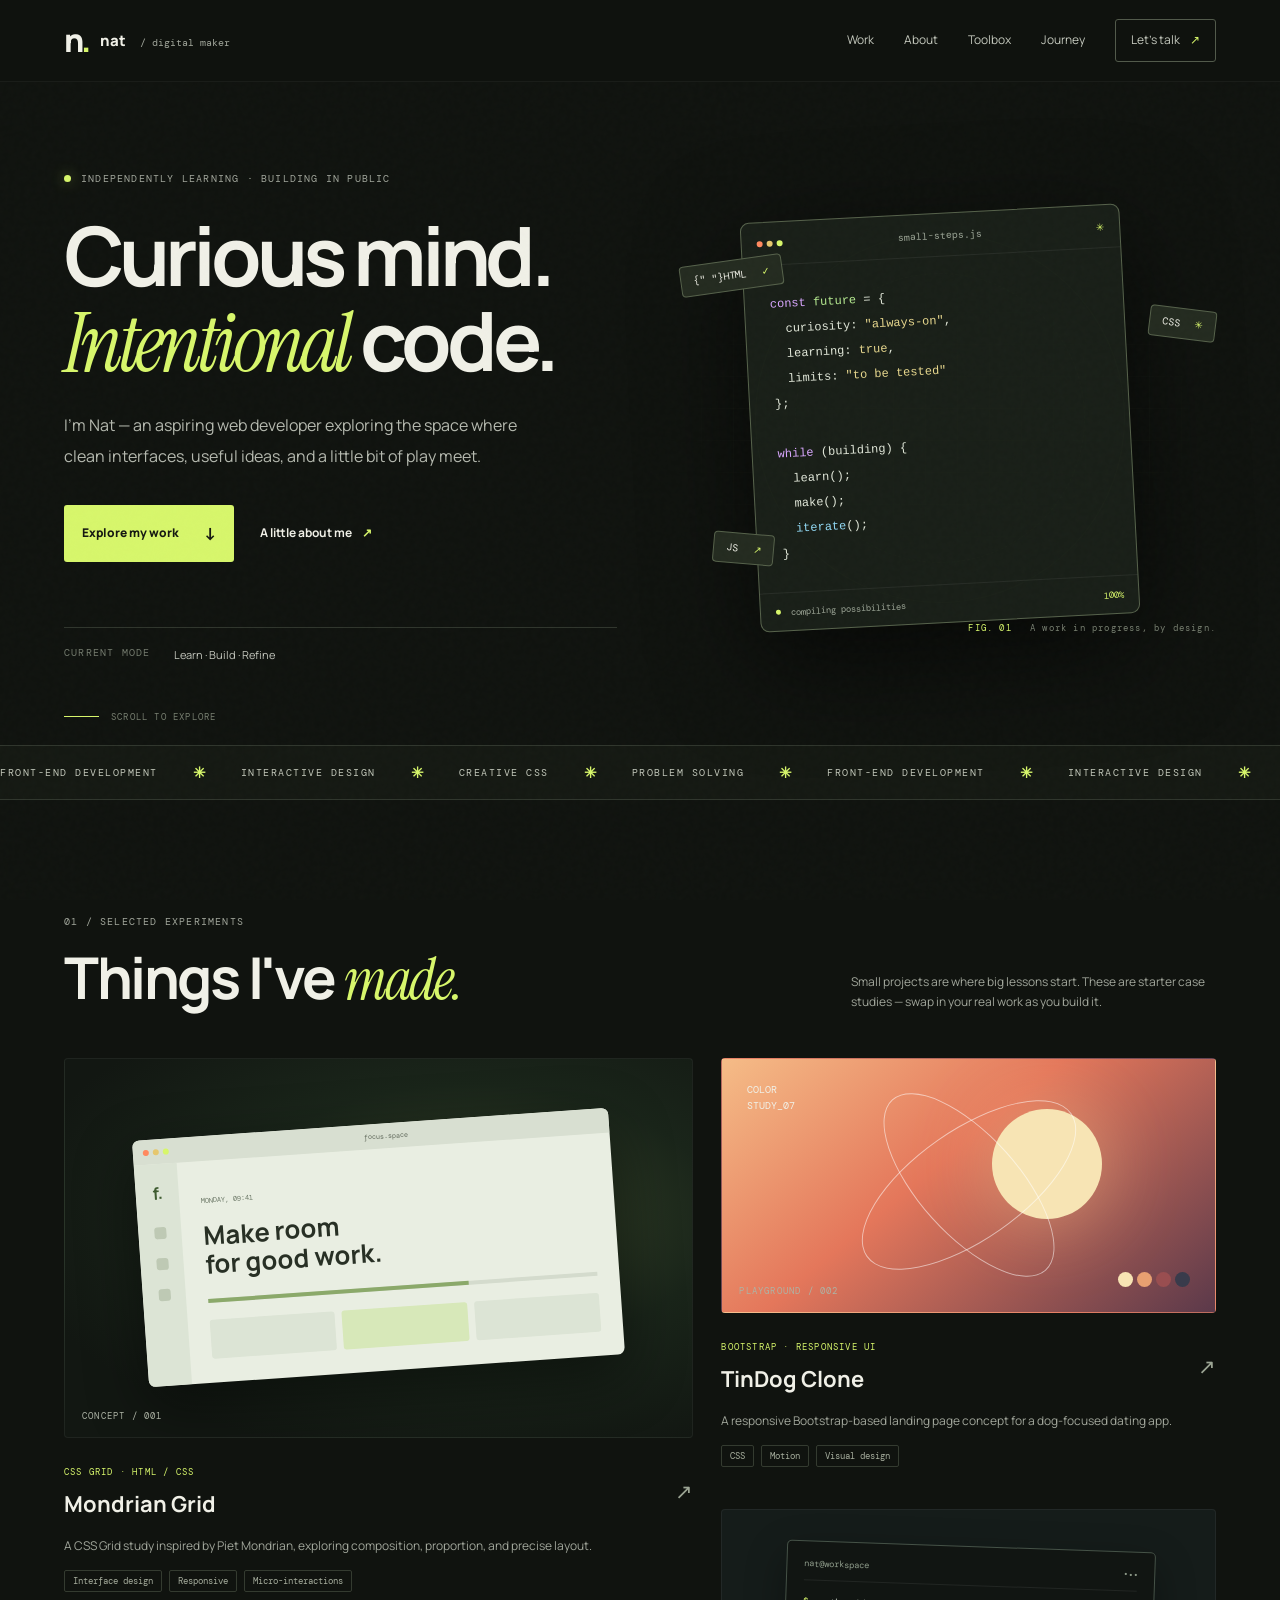
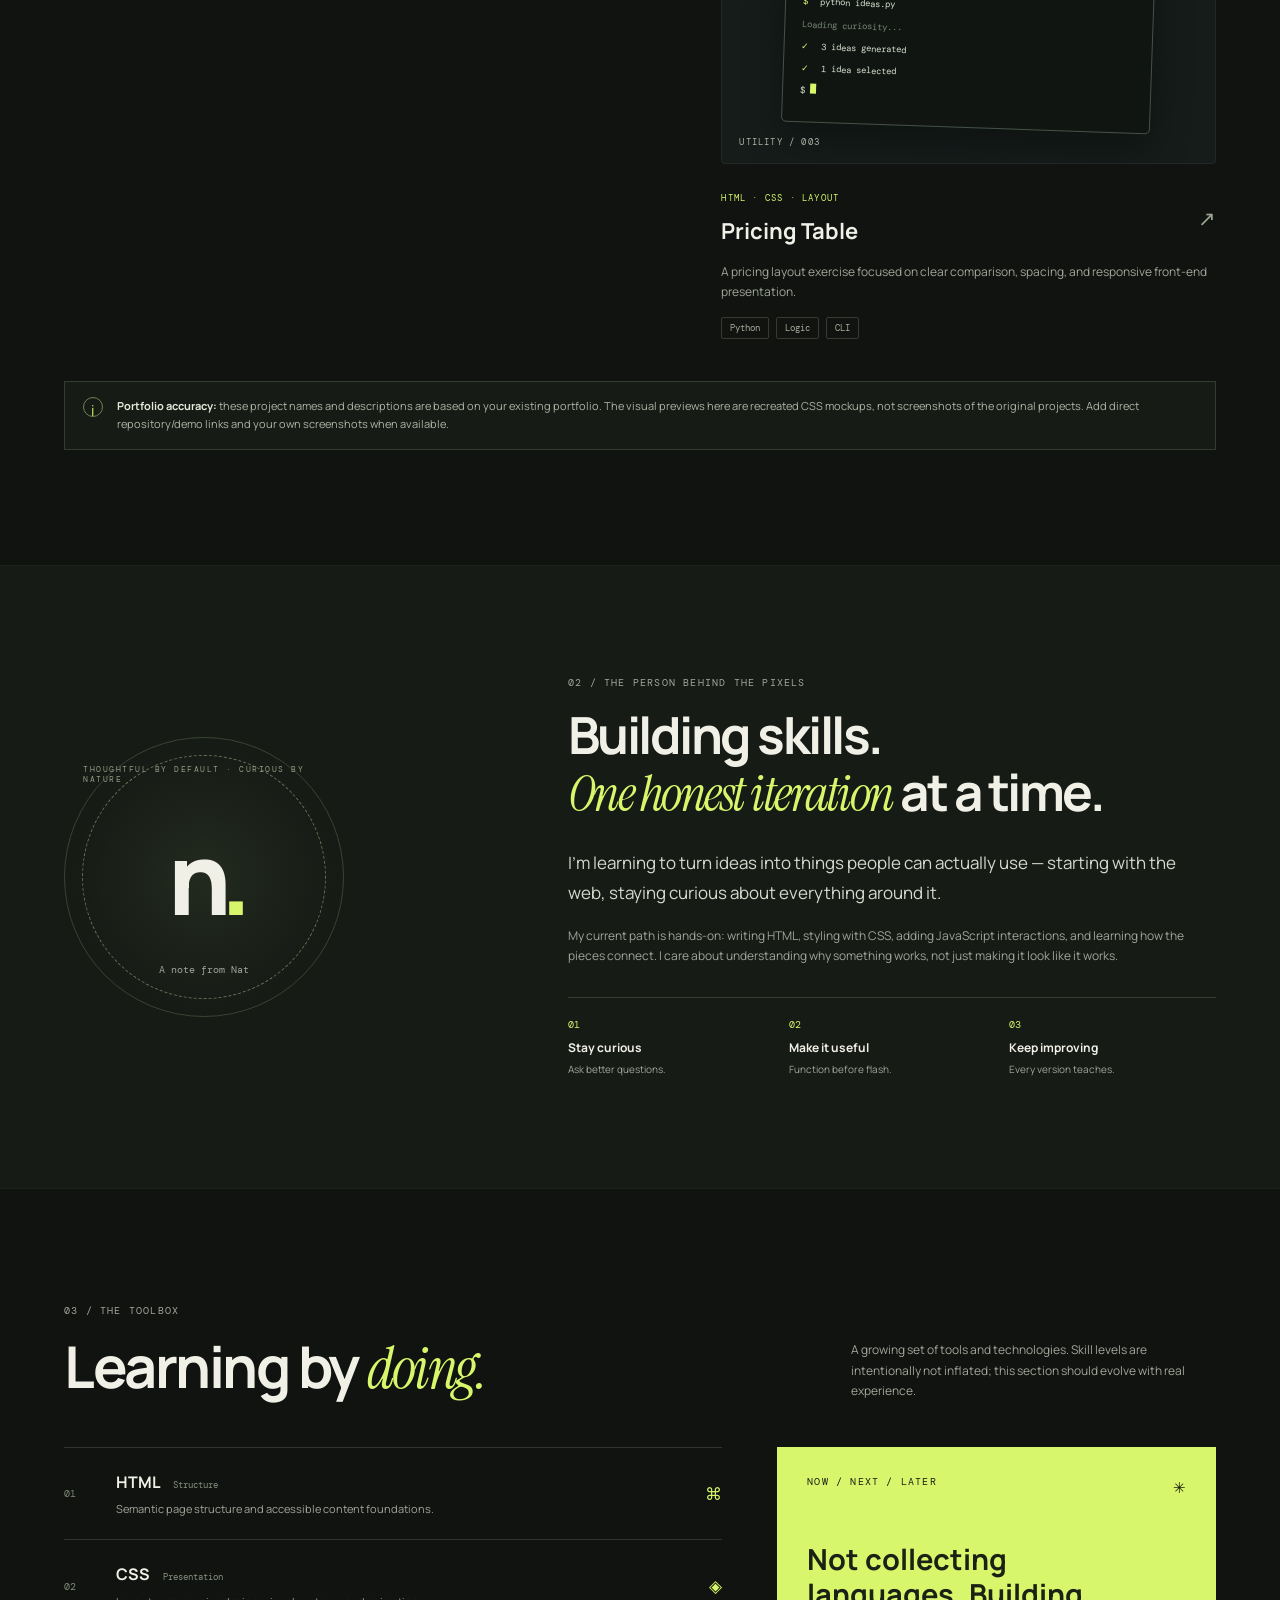
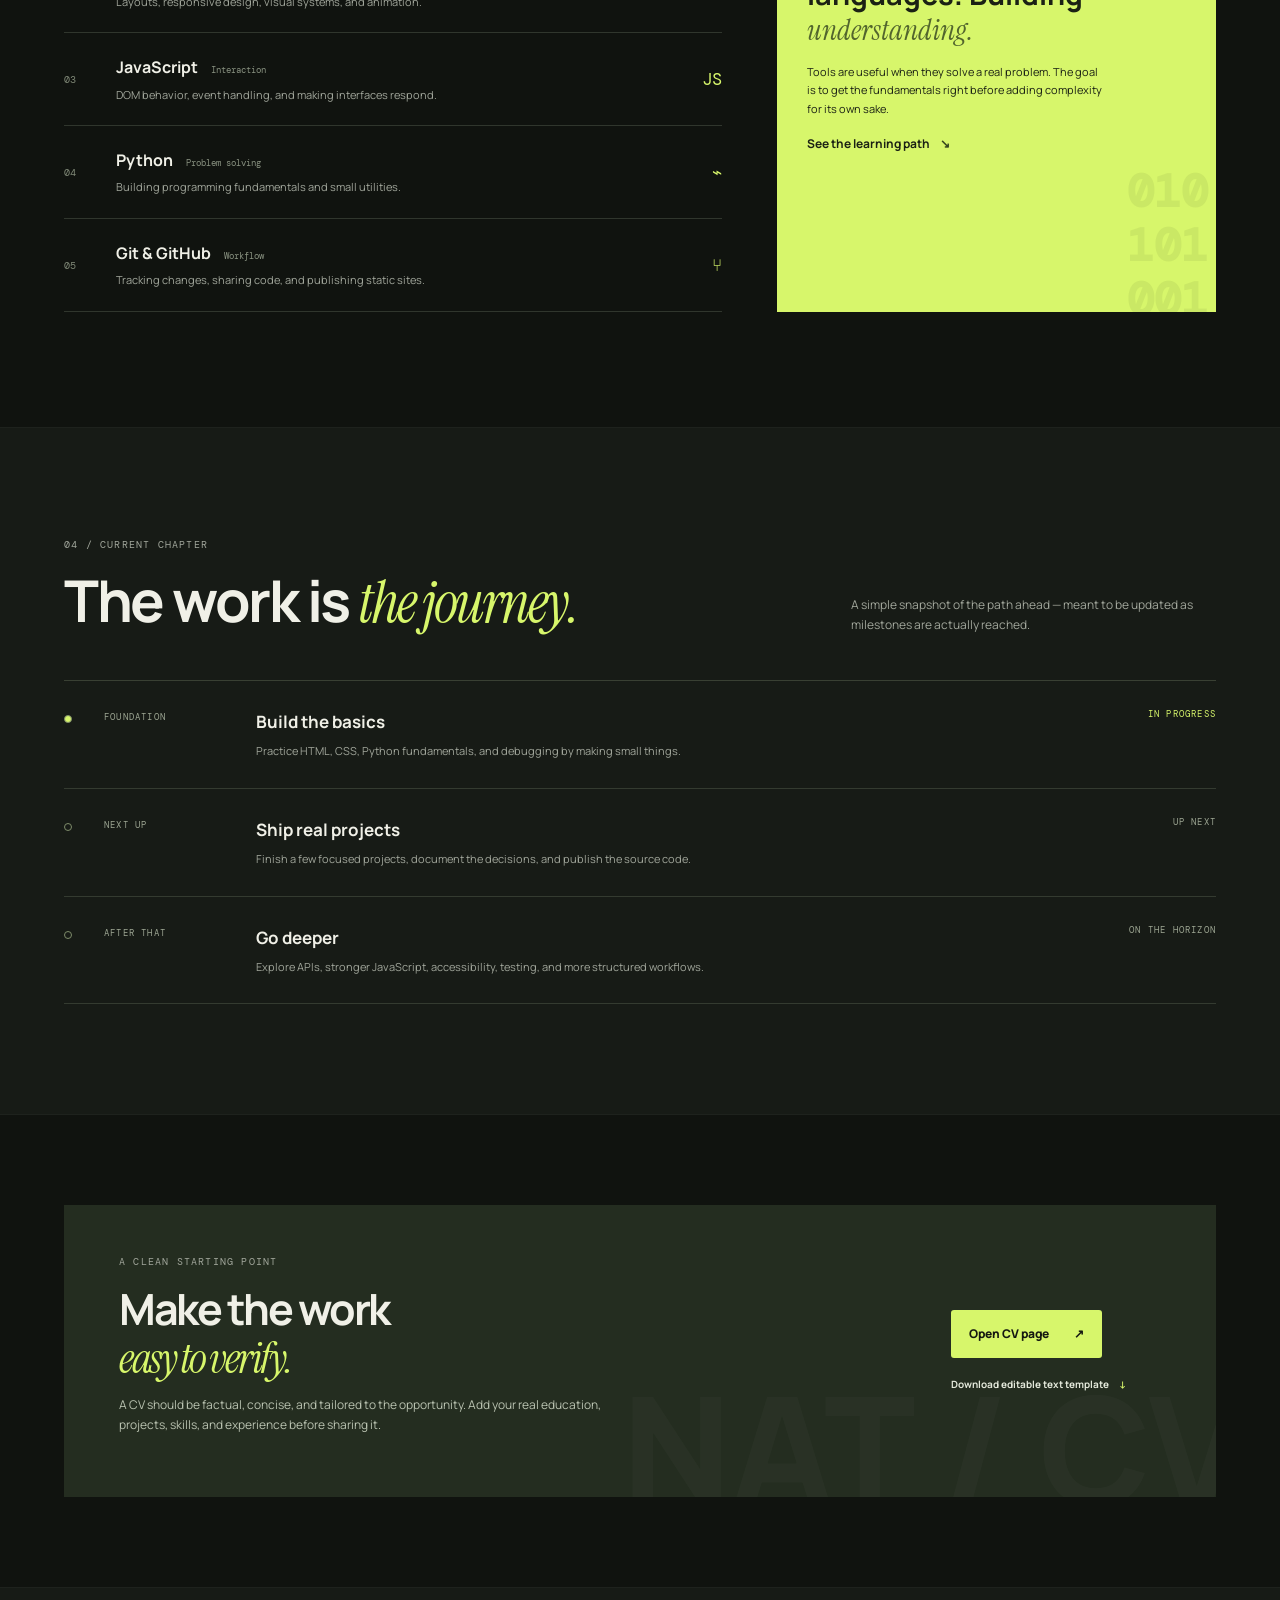
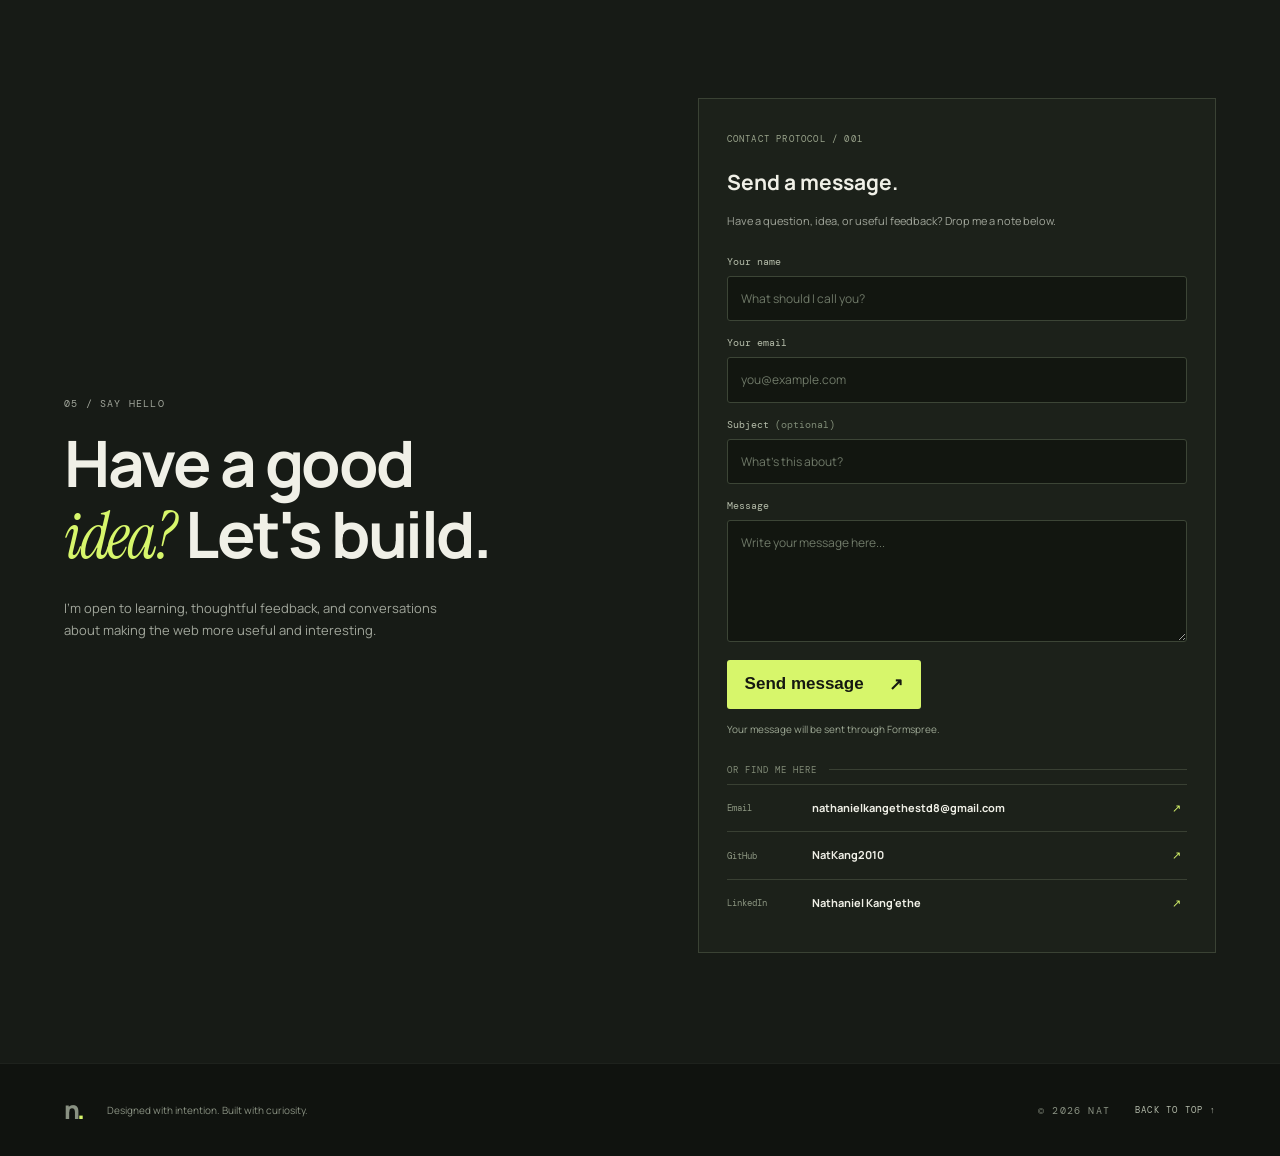
<file: nat-portfolio-2/index.html>
<!doctype html>
<html lang="en">
<head>
  <meta charset="utf-8">
  <meta name="viewport" content="width=device-width, initial-scale=1">
  <meta name="theme-color" content="#10130f">
  <meta name="description" content="Nat — aspiring developer building thoughtful, interactive experiences for the web.">
  <title>Nat — Developer & Digital Maker</title>
  <link rel="icon" href="assets/favicon.svg" type="image/svg+xml">
  <link rel="preconnect" href="https://fonts.googleapis.com">
  <link rel="preconnect" href="https://fonts.gstatic.com" crossorigin>
  <link href="https://fonts.googleapis.com/css2?family=DM+Mono:wght@400;500&family=Manrope:wght@400;500;600;700;800&display=swap" rel="stylesheet">
  <link rel="stylesheet" href="css/styles.css">
  <script src="js/config.js" defer></script>
  <script src="js/main.js" defer></script>
</head>
<body>
  <a class="skip-link" href="#main">Skip to content</a>
  <div class="grain" aria-hidden="true"></div>
  <header class="site-header">
    <a class="wordmark" href="#top" aria-label="Nat home"><span class="wordmark-mark">n<span>.</span></span><span class="wordmark-name">nat<span> / digital maker</span></span></a>
    <button class="menu-toggle" aria-expanded="false" aria-controls="site-nav" aria-label="Toggle navigation"><span></span><span></span></button>
    <nav id="site-nav" class="site-nav" aria-label="Main navigation">
      <a href="#work">Work</a><a href="#about">About</a><a href="#toolbox">Toolbox</a><a href="#journey">Journey</a>
      <a class="nav-contact" href="#contact">Let's talk <span>↗</span></a>
    </nav>
  </header>

  <main id="main">
    <section class="hero section-wrap" id="top">
      <div class="hero-copy">
        <div class="eyebrow"><span class="status-dot"></span> INDEPENDENTLY LEARNING · BUILDING IN PUBLIC</div>
        <h1>Curious mind.<br><span class="serif-accent">Intentional</span> code.</h1>
        <p class="hero-intro">I'm Nat — an aspiring web developer exploring the space where clean interfaces, useful ideas, and a little bit of play meet.</p>
        <div class="hero-actions">
          <a class="button button-primary" href="#work">Explore my work <span>↓</span></a>
          <a class="text-link" href="#about">A little about me <span>↗</span></a>
        </div>
        <div class="hero-footnote"><span class="mono">CURRENT MODE</span><span>Learn · Build · Refine</span></div>
      </div>
      <div class="hero-art" aria-label="Abstract interactive code-inspired artwork">
        <div class="orbit orbit-one"></div><div class="orbit orbit-two"></div>
        <div class="art-grid"></div>
        <div class="code-card">
          <div class="code-card-top"><span class="window-dots"><i></i><i></i><i></i></span><span>small-steps.js</span><span class="card-lock">✳</span></div>
          <pre><code><span class="code-purple">const</span> <span class="code-green">future</span> = {
  curiosity: <span class="code-yellow">"always-on"</span>,
  learning: <span class="code-yellow">true</span>,
  limits: <span class="code-yellow">"to be tested"</span>
};

<span class="code-purple">while</span> (building) {
  learn();
  make();
  <span class="code-blue">iterate</span>();
}</code></pre>
          <div class="code-card-bottom"><span class="pulse-mini"></span> compiling possibilities <span>100%</span></div>
        </div>
        <div class="floating-chip chip-a">{" "}HTML <span>✓</span></div>
        <div class="floating-chip chip-b">CSS <span>✳</span></div>
        <div class="floating-chip chip-c">JS <span>↗</span></div>
        <div class="art-caption"><span>FIG. 01</span> A work in progress, by design.</div>
      </div>
      <div class="hero-scroll"><span class="scroll-line"></span> SCROLL TO EXPLORE</div>
    </section>

    <section class="ticker" aria-label="Areas of interest"><div class="ticker-track"><span>FRONT-END DEVELOPMENT</span><b>✳</b><span>INTERACTIVE DESIGN</span><b>✳</b><span>CREATIVE CSS</span><b>✳</b><span>PROBLEM SOLVING</span><b>✳</b><span>FRONT-END DEVELOPMENT</span><b>✳</b><span>INTERACTIVE DESIGN</span><b>✳</b><span>CREATIVE CSS</span><b>✳</b><span>PROBLEM SOLVING</span><b>✳</b></div></section>

    <section class="section-wrap work-section" id="work">
      <div class="section-heading"><div><div class="eyebrow">01 / SELECTED EXPERIMENTS</div><h2>Things I've <span class="serif-accent">made.</span></h2></div><p>Small projects are where big lessons start. These are starter case studies — swap in your real work as you build it.</p></div>
      <div class="project-grid">
        <article class="project-card project-featured">
          <div class="project-visual visual-interface">
            <div class="mock-browser"><div class="mock-browser-bar"><i></i><i></i><i></i><span>focus.space</span></div><div class="mock-layout"><div class="mock-side"><b>f.</b><span></span><span></span><span></span></div><div class="mock-main"><small>MONDAY, 09:41</small><strong>Make room<br>for good work.</strong><div class="mock-progress"><span></span></div><div class="mock-blocks"><i></i><i></i><i></i></div></div></div></div>
            <span class="visual-index">CONCEPT / 001</span>
          </div>
          <div class="project-meta"><div><span class="project-type">CSS GRID · HTML / CSS</span><h3>Mondrian Grid</h3></div><span class="project-arrow">↗</span></div>
          <p>A CSS Grid study inspired by Piet Mondrian, exploring composition, proportion, and precise layout.</p>
          <div class="tag-list"><span>Interface design</span><span>Responsive</span><span>Micro-interactions</span></div>
        </article>
        <article class="project-card">
          <div class="project-visual visual-lab">
            <div class="lab-sun"></div><div class="lab-ring ring-one"></div><div class="lab-ring ring-two"></div><div class="lab-label">COLOR<br>STUDY_07</div><div class="lab-swatches"><i></i><i></i><i></i><i></i></div><span class="visual-index">PLAYGROUND / 002</span>
          </div>
          <div class="project-meta"><div><span class="project-type">BOOTSTRAP · RESPONSIVE UI</span><h3>TinDog Clone</h3></div><span class="project-arrow">↗</span></div>
          <p>A responsive Bootstrap-based landing page concept for a dog-focused dating app.</p>
          <div class="tag-list"><span>CSS</span><span>Motion</span><span>Visual design</span></div>
        </article>
        <article class="project-card">
          <div class="project-visual visual-terminal">
            <div class="terminal-window"><div class="terminal-heading"><span>nat@workspace</span><span>•••</span></div><p><span>$</span> python ideas.py</p><p class="terminal-dim">Loading curiosity...</p><p><span>✓</span> 3 ideas generated</p><p><span>✓</span> 1 idea selected</p><p class="terminal-prompt">$ <i></i></p></div>
            <span class="visual-index">UTILITY / 003</span>
          </div>
          <div class="project-meta"><div><span class="project-type">HTML · CSS · LAYOUT</span><h3>Pricing Table</h3></div><span class="project-arrow">↗</span></div>
          <p>A pricing layout exercise focused on clear comparison, spacing, and responsive front-end presentation.</p>
          <div class="tag-list"><span>Python</span><span>Logic</span><span>CLI</span></div>
        </article>
      </div>
      <div class="honesty-note"><span class="note-symbol">i</span><p><strong>Portfolio accuracy:</strong> these project names and descriptions are based on your existing portfolio. The visual previews here are recreated CSS mockups, not screenshots of the original projects. Add direct repository/demo links and your own screenshots when available.</p></div>
    </section>

    <section class="about-section" id="about"><div class="section-wrap about-layout">
      <div class="about-stamp"><div class="stamp-ring">THOUGHTFUL BY DEFAULT · CURIOUS BY NATURE · </div><div class="stamp-center">n<span>.</span></div><span class="stamp-caption">A note from Nat</span></div>
      <div class="about-copy"><div class="eyebrow">02 / THE PERSON BEHIND THE PIXELS</div><h2>Building skills.<br><span class="serif-accent">One honest iteration</span> at a time.</h2>
        <p class="large-copy">I’m learning to turn ideas into things people can actually use — starting with the web, staying curious about everything around it.</p>
        <p>My current path is hands-on: writing HTML, styling with CSS, adding JavaScript interactions, and learning how the pieces connect. I care about understanding why something works, not just making it look like it works.</p>
        <div class="about-values"><div><span>01</span><strong>Stay curious</strong><small>Ask better questions.</small></div><div><span>02</span><strong>Make it useful</strong><small>Function before flash.</small></div><div><span>03</span><strong>Keep improving</strong><small>Every version teaches.</small></div></div>
      </div>
    </div></section>

    <section class="section-wrap toolbox-section" id="toolbox">
      <div class="section-heading"><div><div class="eyebrow">03 / THE TOOLBOX</div><h2>Learning by <span class="serif-accent">doing.</span></h2></div><p>A growing set of tools and technologies. Skill levels are intentionally not inflated; this section should evolve with real experience.</p></div>
      <div class="toolbox-layout"><div class="toolbox-list">
        <div class="tool-row"><span class="tool-number">01</span><div><h3>HTML <span>Structure</span></h3><p>Semantic page structure and accessible content foundations.</p></div><span class="tool-symbol">⌘</span></div>
        <div class="tool-row"><span class="tool-number">02</span><div><h3>CSS <span>Presentation</span></h3><p>Layouts, responsive design, visual systems, and animation.</p></div><span class="tool-symbol">◈</span></div>
        <div class="tool-row"><span class="tool-number">03</span><div><h3>JavaScript <span>Interaction</span></h3><p>DOM behavior, event handling, and making interfaces respond.</p></div><span class="tool-symbol">JS</span></div>
        <div class="tool-row"><span class="tool-number">04</span><div><h3>Python <span>Problem solving</span></h3><p>Building programming fundamentals and small utilities.</p></div><span class="tool-symbol">⌁</span></div>
        <div class="tool-row"><span class="tool-number">05</span><div><h3>Git & GitHub <span>Workflow</span></h3><p>Tracking changes, sharing code, and publishing static sites.</p></div><span class="tool-symbol">⑂</span></div>
      </div><aside class="toolbox-aside"><div class="aside-top"><span class="mono">NOW / NEXT / LATER</span><span class="aside-orbit">✳</span></div><h3>Not collecting<br>languages. Building<br><span class="serif-accent">understanding.</span></h3><p>Tools are useful when they solve a real problem. The goal is to get the fundamentals right before adding complexity for its own sake.</p><a href="#journey" class="text-link">See the learning path <span>↘</span></a><div class="aside-decoration">010<br>101<br>001</div></aside></div>
    </section>

    <section class="journey-section" id="journey"><div class="section-wrap">
      <div class="section-heading"><div><div class="eyebrow">04 / CURRENT CHAPTER</div><h2>The work is <span class="serif-accent">the journey.</span></h2></div><p>A simple snapshot of the path ahead — meant to be updated as milestones are actually reached.</p></div>
      <div class="timeline"><div class="timeline-item timeline-done"><span class="timeline-dot"></span><span class="timeline-date">FOUNDATION</span><div><h3>Build the basics</h3><p>Practice HTML, CSS, Python fundamentals, and debugging by making small things.</p></div><span class="timeline-status">IN PROGRESS</span></div><div class="timeline-item"><span class="timeline-dot"></span><span class="timeline-date">NEXT UP</span><div><h3>Ship real projects</h3><p>Finish a few focused projects, document the decisions, and publish the source code.</p></div><span class="timeline-status">UP NEXT</span></div><div class="timeline-item"><span class="timeline-dot"></span><span class="timeline-date">AFTER THAT</span><div><h3>Go deeper</h3><p>Explore APIs, stronger JavaScript, accessibility, testing, and more structured workflows.</p></div><span class="timeline-status">ON THE HORIZON</span></div></div>
    </div></section>

    <section class="section-wrap cv-section" id="cv"><div class="cv-card"><div><div class="eyebrow">A CLEAN STARTING POINT</div><h2>Make the work<br><span class="serif-accent">easy to verify.</span></h2><p>A CV should be factual, concise, and tailored to the opportunity. Add your real education, projects, skills, and experience before sharing it.</p></div><div class="cv-actions"><a class="button button-light" href="cv.html">Open CV page <span>↗</span></a><a class="text-link light-link" href="assets/nat-cv-template.txt" download>Download editable text template <span>↓</span></a></div><div class="cv-watermark">NAT / CV</div></div></section>

    <section class="contact-section" id="contact"><div class="section-wrap contact-layout"><div><div class="eyebrow">05 / SAY HELLO</div><h2>Have a good<br><span class="serif-accent">idea?</span> Let's build.</h2><p class="contact-intro">I'm open to learning, thoughtful feedback, and conversations about making the web more useful and interesting.</p></div><div class="contact-panel"><span class="mono">CONTACT PROTOCOL / 001</span><h3>Send a message.</h3><p>Have a question, idea, or useful feedback? Drop me a note below.</p>
        <form id="contact-form" class="contact-form" action="https://formspree.io/f/YOUR_FORM_ID" method="POST">
          <label for="contact-name">Your name</label><input id="contact-name" name="name" type="text" autocomplete="name" placeholder="What should I call you?" maxlength="100" required>
          <label for="contact-email">Your email</label><input id="contact-email" name="email" type="email" autocomplete="email" placeholder="you@example.com" maxlength="254" required>
          <label for="contact-subject">Subject <span>(optional)</span></label><input id="contact-subject" name="subject" type="text" placeholder="What's this about?" maxlength="150">
          <label for="contact-message">Message</label><textarea id="contact-message" name="message" rows="5" maxlength="5000" placeholder="Write your message here..." required></textarea>
          <input type="text" name="_gotcha" class="honeypot" tabindex="-1" autocomplete="off" aria-hidden="true">
          <button class="button button-primary contact-submit" type="submit"><span class="submit-label">Send message</span><span>↗</span></button>
          <p id="form-status" class="form-status" role="status" aria-live="polite">Connect a Formspree form ID in <code>js/config.js</code> before accepting messages.</p>
        </form>
        <div class="contact-divider"><span>OR FIND ME HERE</span></div>
        <a class="contact-line" id="email-link" href="#"><span>Email</span><strong id="email-text">Add your email</strong><span>↗</span></a><a class="contact-line" id="github-link" href="#"><span>GitHub</span><strong id="github-text">Add your profile</strong><span>↗</span></a><a class="contact-line" id="linkedin-link" href="#"><span>LinkedIn</span><strong id="linkedin-text">Optional</strong><span>↗</span></a></div></div></section>
  </main>
  <footer class="site-footer"><a class="footer-mark" href="#top">n<span>.</span></a><span>Designed with intention. Built with curiosity.</span><span class="footer-year">© <span id="year"></span> NAT</span><a href="#top" class="back-top">BACK TO TOP ↑</a></footer>
</body>
</html>
</file>
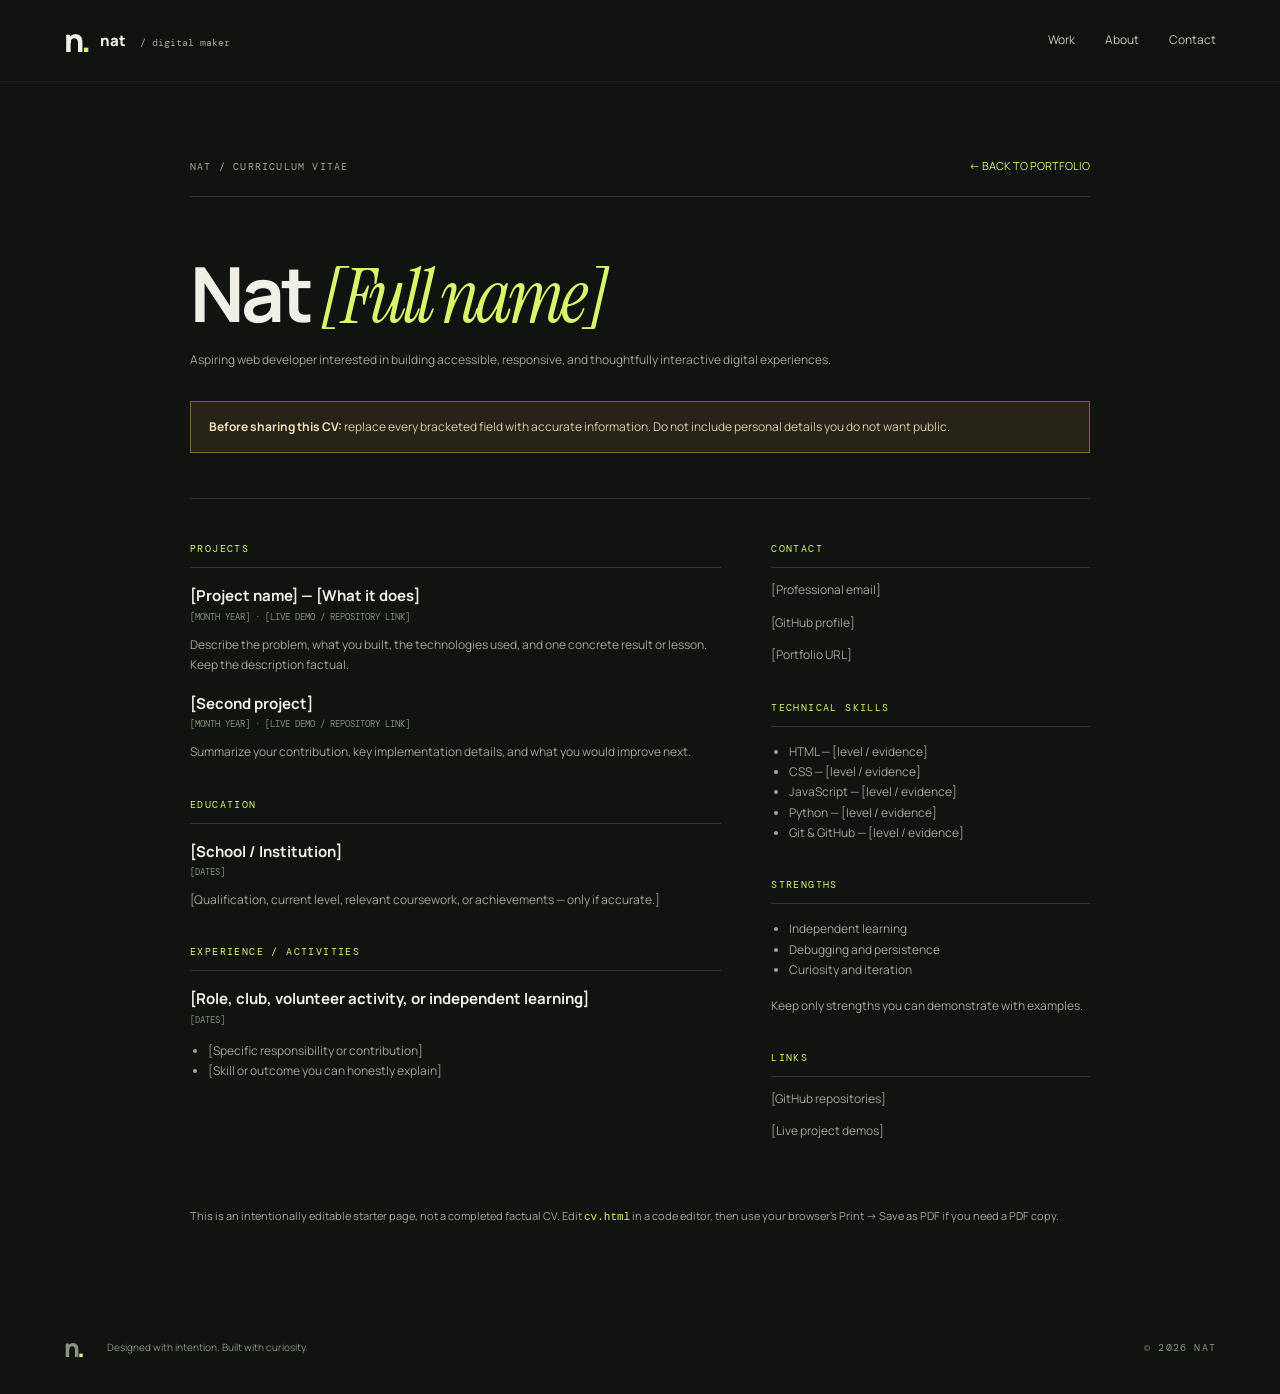
<file: nat-portfolio-2/cv.html>
<!doctype html>
<html lang="en">
<head>
  <meta charset="utf-8"><meta name="viewport" content="width=device-width, initial-scale=1">
  <meta name="theme-color" content="#10130f"><meta name="description" content="Nat's CV — editable starter template.">
  <title>CV — Nat</title><link rel="stylesheet" href="css/styles.css">
</head>
<body class="cv-page">
  <header class="site-header"><a class="wordmark" href="index.html"><span class="wordmark-mark">n<span>.</span></span><span class="wordmark-name">nat<span> / digital maker</span></span></a><nav class="site-nav" style="display:flex"><a href="index.html#work">Work</a><a href="index.html#about">About</a><a href="index.html#contact">Contact</a></nav></header>
  <main class="cv-page-main">
    <div class="cv-topline"><span class="eyebrow">NAT / CURRICULUM VITAE</span><a href="index.html">← BACK TO PORTFOLIO</a></div>
    <section class="cv-hero"><h1>Nat <span class="serif-accent">[Full name]</span></h1><p>Aspiring web developer interested in building accessible, responsive, and thoughtfully interactive digital experiences.</p><div class="cv-placeholder"><strong>Before sharing this CV:</strong> replace every bracketed field with accurate information. Do not include personal details you do not want public.</div></section>
    <div class="cv-columns"><div>
      <section class="cv-block"><h2>PROJECTS</h2><h3>[Project name] — [What it does]</h3><div class="cv-meta">[MONTH YEAR] · [LIVE DEMO / REPOSITORY LINK]</div><p>Describe the problem, what you built, the technologies used, and one concrete result or lesson. Keep the description factual.</p><h3>[Second project]</h3><div class="cv-meta">[MONTH YEAR] · [LIVE DEMO / REPOSITORY LINK]</div><p>Summarize your contribution, key implementation details, and what you would improve next.</p></section>
      <section class="cv-block"><h2>EDUCATION</h2><h3>[School / Institution]</h3><div class="cv-meta">[DATES]</div><p>[Qualification, current level, relevant coursework, or achievements — only if accurate.]</p></section>
      <section class="cv-block"><h2>EXPERIENCE / ACTIVITIES</h2><h3>[Role, club, volunteer activity, or independent learning]</h3><div class="cv-meta">[DATES]</div><ul><li>[Specific responsibility or contribution]</li><li>[Skill or outcome you can honestly explain]</li></ul></section>
    </div><aside>
      <section class="cv-block"><h2>CONTACT</h2><p>[Professional email]</p><p>[GitHub profile]</p><p>[Portfolio URL]</p></section>
      <section class="cv-block"><h2>TECHNICAL SKILLS</h2><ul><li>HTML — [level / evidence]</li><li>CSS — [level / evidence]</li><li>JavaScript — [level / evidence]</li><li>Python — [level / evidence]</li><li>Git & GitHub — [level / evidence]</li></ul></section>
      <section class="cv-block"><h2>STRENGTHS</h2><ul><li>Independent learning</li><li>Debugging and persistence</li><li>Curiosity and iteration</li></ul><p>Keep only strengths you can demonstrate with examples.</p></section>
      <section class="cv-block"><h2>LINKS</h2><p>[GitHub repositories]</p><p>[Live project demos]</p></section>
    </aside></div>
    <p class="cv-edit">This is an intentionally editable starter page, not a completed factual CV. Edit <code>cv.html</code> in a code editor, then use your browser's Print → Save as PDF if you need a PDF copy.</p>
  </main>
  <footer class="site-footer"><a class="footer-mark" href="index.html">n<span>.</span></a><span>Designed with intention. Built with curiosity.</span><span class="footer-year">© 2026 NAT</span></footer>
</body></html>
</file>
<file: nat-portfolio-2/css/styles.css>
@import url('https://fonts.googleapis.com/css2?family=DM+Mono:wght@400;500&family=Manrope:wght@400;500;600;700;800&family=Instrument+Serif:ital@0;1&display=swap');
:root{--bg:#10130f;--panel:#171b16;--text:#f0f0e7;--muted:#a1a69b;--line:#30362d;--acid:#d7f66b;--mono:'DM Mono',monospace;--sans:'Manrope',sans-serif;--serif:'Instrument Serif',serif;--max:1180px}
*{box-sizing:border-box}html{scroll-behavior:smooth;scroll-padding-top:88px}body{margin:0;background:var(--bg);color:var(--text);font:15px/1.7 var(--sans);overflow-x:hidden}a{color:inherit;text-decoration:none}::selection{background:var(--acid);color:var(--bg)}.grain{position:fixed;inset:0;pointer-events:none;z-index:20;opacity:.045;background-image:url("data:image/svg+xml,%3Csvg viewBox='0 0 180 180' xmlns='http://www.w3.org/2000/svg'%3E%3Cfilter id='n'%3E%3CfeTurbulence type='fractalNoise' baseFrequency='.9' numOctaves='3' stitchTiles='stitch'/%3E%3C/filter%3E%3Crect width='100%25' height='100%25' filter='url(%23n)' opacity='.4'/%3E%3C/svg%3E")}.skip-link{position:absolute;top:-80px;left:12px;background:var(--acid);color:#111;padding:10px;z-index:100}.skip-link:focus{top:12px}.site-header{height:82px;padding:0 5%;display:flex;align-items:center;justify-content:space-between;border-bottom:1px solid #ffffff0c;position:sticky;top:0;z-index:30;background:#10130fe8;backdrop-filter:blur(18px)}.wordmark{display:flex;align-items:center;gap:12px}.wordmark-mark,.footer-mark{font-size:32px;font-weight:800;letter-spacing:-3px}.wordmark-mark span,.footer-mark span{color:var(--acid)}.wordmark-name{font-weight:800}.wordmark-name span{font:10px var(--mono);color:var(--muted);margin-left:8px}.site-nav{display:flex;align-items:center;gap:30px;font-size:12px;color:#c4c8bd}.site-nav>a:hover,.text-link:hover{color:var(--acid)}.nav-contact{border:1px solid #525a4b;padding:10px 15px;border-radius:3px}.nav-contact span{color:var(--acid);margin-left:8px}.menu-toggle{display:none}.section-wrap{max-width:var(--max);width:90%;margin:0 auto}.eyebrow,.mono,.project-type,.visual-index,.timeline-date,.timeline-status,.hero-scroll,.art-caption,.footer-year,.back-top{font:10px var(--mono);letter-spacing:1.2px}.eyebrow{color:var(--muted);display:flex;align-items:center;gap:10px}.status-dot{width:7px;height:7px;background:var(--acid);border-radius:50%;box-shadow:0 0 14px #d7f66b75}.hero{min-height:650px;padding:90px 0 80px;display:grid;grid-template-columns:1fr 1fr;gap:4%;align-items:center;position:relative}.hero h1{font-size:clamp(54px,6.4vw,88px);line-height:1.04;letter-spacing:-5px;margin:28px 0 24px}.serif-accent{font-family:var(--serif);font-weight:400;font-style:italic;color:var(--acid)}.hero-intro{max-width:475px;color:#b5b9af;font-size:16px;line-height:1.9}.hero-actions{display:flex;align-items:center;gap:26px;margin-top:34px}.button{display:inline-flex;align-items:center;gap:25px;padding:14px 18px;font-size:12px;font-weight:800;border-radius:3px;transition:transform .2s,background .2s;border:0;cursor:pointer}.button:hover{transform:translateY(-3px)}.button-primary{background:var(--acid);color:#151811}.button-primary span{font-size:17px}.text-link{font-size:12px;font-weight:700}.text-link span{margin-left:8px;color:var(--acid)}.hero-footnote{margin-top:65px;padding-top:18px;border-top:1px solid var(--line);display:flex;gap:24px;color:#c4c7bd;font-size:11px}.hero-footnote .mono{color:#737a6d}.hero-art{min-height:440px;position:relative;display:grid;place-items:center;isolation:isolate}.art-grid{position:absolute;inset:4% 1%;z-index:-2;background-image:linear-gradient(#8b9b7715 1px,transparent 1px),linear-gradient(90deg,#8b9b7715 1px,transparent 1px);background-size:32px 32px;mask-image:radial-gradient(ellipse,#000 15%,transparent 72%)}.orbit{position:absolute;border:1px solid #d7f66b25;border-radius:50%;aspect-ratio:1}.orbit-one{width:370px;transform:rotate(-25deg)}.orbit-two{width:290px;border-style:dashed;animation:orbit 42s linear infinite}.code-card{width:min(380px,88%);background:#1a2019ef;border:1px solid #56624b;border-radius:9px;box-shadow:0 30px 100px #0009;transform:rotate(-3deg);animation:float 6s ease-in-out infinite}.code-card-top,.code-card-bottom{height:43px;padding:0 15px;display:flex;align-items:center;gap:10px;color:#9ba495;font:10px var(--mono);border-bottom:1px solid #ffffff10}.code-card-top>span:nth-child(2){margin:auto}.window-dots{display:flex;gap:4px}.window-dots i,.mock-browser-bar i{width:6px;height:6px;border-radius:50%;background:#ff895f}.window-dots i:nth-child(2),.mock-browser-bar i:nth-child(2){background:#e6c76e}.window-dots i:nth-child(3),.mock-browser-bar i:nth-child(3){background:var(--acid)}.card-lock{color:var(--acid)}.code-card pre{margin:0;padding:26px 25px;color:#e2e8da;font:12px/2 var(--mono);overflow:auto}.code-purple{color:#d9a7ff}.code-green{color:#b7ec91}.code-yellow{color:#e8d88e}.code-blue{color:#91d9f4}.code-card-bottom{border-top:1px solid #ffffff10;border-bottom:0;height:38px;font-size:9px}.code-card-bottom>span:last-child{margin-left:auto;color:var(--acid)}.pulse-mini{width:5px;height:5px;background:var(--acid);border-radius:50%}.floating-chip{position:absolute;background:#242b20;border:1px solid #56624b;padding:8px 12px;border-radius:4px;font:10px var(--mono)}.floating-chip span{color:var(--acid);margin-left:9px}.chip-a{top:14%;left:3%;transform:rotate(-8deg)}.chip-b{right:0;top:25%;transform:rotate(7deg)}.chip-c{bottom:17%;left:9%;transform:rotate(5deg)}.art-caption{position:absolute;bottom:1%;right:0;color:#777f70;font-size:9px}.art-caption span{color:var(--acid);margin-right:12px}.hero-scroll{position:absolute;bottom:22px;left:0;display:flex;align-items:center;gap:12px;color:#777f70;font-size:9px}.scroll-line{height:1px;width:35px;background:var(--acid)}.ticker{overflow:hidden;border-block:1px solid var(--line);background:#151913;padding:14px 0;white-space:nowrap}.ticker-track{display:flex;justify-content:space-around;align-items:center;gap:35px;min-width:max-content;animation:marquee 35s linear infinite}.ticker span{font:10px var(--mono);letter-spacing:1.5px;color:#c1c6b9}.ticker b{color:var(--acid)}.work-section,.toolbox-section{padding:115px 0}.section-heading{display:flex;justify-content:space-between;align-items:end;gap:40px;margin-bottom:45px}.section-heading h2,.about-copy h2,.cv-card h2,.contact-layout h2{font-size:clamp(38px,4.5vw,60px);line-height:1.12;letter-spacing:-2.5px;margin:17px 0 0}.section-heading>p{max-width:365px;color:var(--muted);font-size:12px;margin:0}.project-grid{display:grid;grid-template-columns:1.12fr .88fr;gap:42px 28px}.project-card{min-width:0}.project-featured{grid-row:span 2}.project-visual{height:255px;position:relative;overflow:hidden;border:1px solid #ffffff0e;border-radius:4px;display:grid;place-items:center}.project-featured .project-visual{height:380px}.visual-interface{background:radial-gradient(ellipse at 65% 42%,#39482b,#1a251a 43%,#121712 80%)}.mock-browser{width:76%;background:#e9eee2;border-radius:7px;overflow:hidden;transform:rotate(-4deg);box-shadow:0 20px 60px #0007}.mock-browser-bar{height:25px;background:#d8dfd1;display:flex;align-items:center;gap:4px;padding:0 10px}.mock-browser-bar span{margin:auto;font:7px var(--mono);color:#616a5c}.mock-layout{display:flex;min-height:215px;color:#283025}.mock-side{width:43px;background:#dce4d5;display:flex;flex-direction:column;align-items:center;gap:19px;padding-top:15px}.mock-side b{font-size:17px;color:#3f5c31}.mock-side span{width:12px;height:12px;background:#bec9b4;border-radius:3px}.mock-main{padding:24px 22px;flex:1}.mock-main small{font:7px var(--mono);color:#6b7766}.mock-main strong{display:block;font-size:clamp(17px,2vw,26px);line-height:1.15;margin:10px 0 20px}.mock-progress{height:4px;background:#d4dbcd}.mock-progress span{display:block;width:67%;height:100%;background:#8ba96a}.mock-blocks{display:flex;gap:7px;margin-top:17px}.mock-blocks i{height:39px;flex:1;background:#dce4d5;border-radius:3px}.mock-blocks i:nth-child(2){background:#d7e8b9}.visual-lab{background:linear-gradient(140deg,#f5bc87,#e4775b 43%,#5b394a)}.lab-sun{position:absolute;width:110px;height:110px;border-radius:50%;background:#f7e4b4;right:23%;top:20%;box-shadow:0 0 80px #ffd99b70}.lab-ring{position:absolute;border:1px solid #fff8;border-radius:50%;width:210px;height:90px;transform:rotate(-35deg)}.ring-one{width:250px;height:110px}.ring-two{transform:rotate(48deg);width:230px;height:100px}.lab-label{position:absolute;top:23px;left:25px;font:10px/1.6 var(--mono)}.lab-swatches{position:absolute;bottom:25px;right:25px;display:flex;gap:4px}.lab-swatches i{width:15px;height:15px;border-radius:50%;background:#f7e4b4}.lab-swatches i:nth-child(2){background:#e7a071}.lab-swatches i:nth-child(3){background:#994e50}.lab-swatches i:nth-child(4){background:#393b4b}.visual-terminal{background:#151c1a}.terminal-window{width:75%;background:#111512;border:1px solid #455247;border-radius:5px;padding:15px 17px;box-shadow:0 15px 40px #0005;font:9px/1.7 var(--mono);transform:rotate(2deg)}.terminal-heading{display:flex;justify-content:space-between;color:#8e9b8a;border-bottom:1px solid #ffffff12;padding-bottom:8px;margin-bottom:14px}.terminal-window p{margin:7px 0;color:#d5dfcf}.terminal-window p span{color:var(--acid);margin-right:7px}.terminal-dim{color:#788477!important}.terminal-prompt i{display:inline-block;width:6px;height:10px;background:var(--acid);animation:blink 1s steps(2) infinite}.visual-index{position:absolute;bottom:15px;left:17px;color:#adb3a5;font-size:9px}.project-meta{display:flex;justify-content:space-between;align-items:center;margin-top:19px}.project-type{font-size:9px;color:var(--acid)}.project-meta h3{font-size:22px;margin:4px 0}.project-arrow{font-size:21px;color:#9ca594}.project-card>p{font-size:12px;color:var(--muted);margin:8px 0 14px}.tag-list{display:flex;flex-wrap:wrap;gap:7px}.tag-list span{font:9px var(--mono);color:#a6ad9d;border:1px solid #343b30;padding:4px 8px;border-radius:2px}.honesty-note{margin-top:42px;border:1px solid #343b30;background:#171b16;padding:15px 18px;display:flex;gap:14px}.note-symbol{border:1px solid #718052;color:var(--acid);border-radius:50%;width:20px;height:20px;display:grid;place-items:center;flex-shrink:0}.honesty-note p{margin:0;color:#aeb4a5;font-size:11px}.honesty-note strong{color:#e3e8d9}.about-section,.journey-section,.contact-section{background:#171b16;border-block:1px solid #ffffff08;padding:110px 0}.about-layout{display:grid;grid-template-columns:.75fr 1.25fr;gap:10%;align-items:center}.about-stamp{height:280px;max-width:280px;width:100%;border:1px solid #394332;border-radius:50%;display:grid;place-items:center;position:relative;background:radial-gradient(circle,#222a1e,#171b16 66%)}.stamp-ring{position:absolute;inset:17px;border:1px dashed #657254;border-radius:50%;display:grid;place-items:start center;padding-top:8px;color:#929b83;font:8px var(--mono);letter-spacing:1.5px}.stamp-center{font-size:100px;font-weight:800;letter-spacing:-12px}.stamp-center span{color:var(--acid)}.stamp-caption{position:absolute;bottom:40px;color:var(--muted);font:10px var(--mono)}.about-copy h2{font-size:clamp(36px,4vw,52px)}.large-copy{font-size:17px;color:#d4d9cd;line-height:1.8;margin-top:25px}.about-copy>p:not(.large-copy){color:var(--muted);font-size:12px}.about-values{display:grid;grid-template-columns:repeat(3,1fr);gap:14px;border-top:1px solid #363d31;margin-top:30px;padding-top:20px}.about-values div{display:flex;flex-direction:column}.about-values span{font:10px var(--mono);color:var(--acid);margin-bottom:7px}.about-values strong{font-size:12px}.about-values small{font-size:10px;color:var(--muted);margin-top:3px}.toolbox-layout{display:grid;grid-template-columns:1.2fr .8fr;gap:55px}.toolbox-list{border-top:1px solid var(--line)}.tool-row{display:grid;grid-template-columns:35px 1fr 32px;gap:17px;padding:21px 0;border-bottom:1px solid var(--line);align-items:center}.tool-number{font:10px var(--mono);color:#818a78}.tool-row h3{font-size:16px;margin:0}.tool-row h3 span{font:9px var(--mono);color:#899281;margin-left:10px}.tool-row p{font-size:11px;color:var(--muted);margin:4px 0 0}.tool-symbol{font:17px var(--mono);color:var(--acid);text-align:right}.toolbox-aside{background:var(--acid);color:#1b2114;padding:28px 30px;position:relative;overflow:hidden;min-height:330px}.aside-top{display:flex;justify-content:space-between}.toolbox-aside h3{font-size:29px;line-height:1.2;margin:42px 0 15px}.toolbox-aside .serif-accent{color:#52652d}.toolbox-aside p{font-size:11px;max-width:300px}.toolbox-aside .text-link span{color:#34451e}.aside-decoration{position:absolute;right:8px;bottom:-15px;color:#27391d12;font:800 45px/1.2 var(--mono)}.timeline{border-top:1px solid #394033}.timeline-item{display:grid;grid-template-columns:18px 130px 1fr 120px;gap:22px;align-items:start;padding:27px 0;border-bottom:1px solid #343b30}.timeline-dot{width:8px;height:8px;border:1px solid #7e8c6a;border-radius:50%;margin-top:7px}.timeline-done .timeline-dot{background:var(--acid)}.timeline-date{font-size:9px;color:#9da693;padding-top:3px}.timeline-item h3{font-size:17px;margin:0 0 5px}.timeline-item p{font-size:11px;color:var(--muted);margin:0}.timeline-status{font-size:9px;color:#9da693;text-align:right}.timeline-done .timeline-status{color:var(--acid)}.cv-section{padding:90px 0}.cv-card{background:#242d20;padding:50px 55px;display:flex;align-items:center;justify-content:space-between;gap:40px;position:relative;overflow:hidden}.cv-card>div:first-child{max-width:520px}.cv-card h2{font-size:43px}.cv-card p{font-size:12px;color:#b9c2b0}.cv-actions{display:flex;flex-direction:column;align-items:flex-start;gap:18px;min-width:210px}.button-light{background:var(--acid);color:#151811}.light-link{color:#e4e9db;font-size:10px}.cv-watermark{position:absolute;right:-30px;bottom:-78px;font-size:150px;font-weight:800;color:#ffffff06}.contact-layout{display:grid;grid-template-columns:1fr 1fr;gap:10%;align-items:center}.contact-layout h2{font-size:clamp(45px,5vw,67px)}.contact-intro{max-width:400px;color:var(--muted);font-size:13px;margin-top:24px}.contact-panel{border:1px solid #3a4234;padding:25px 28px;background:#1c211a}.contact-panel>.mono{color:#9ba58d;font-size:9px}.contact-panel h3{font-size:21px;margin:15px 0 3px}.contact-panel>p{font-size:11px;color:var(--muted)}.contact-panel code,.form-status code{color:var(--acid);font-size:10px}.contact-line{display:grid;grid-template-columns:75px 1fr 15px;align-items:center;gap:10px;padding:14px 0;border-top:1px solid #394033;font-size:11px}.contact-line>span:first-child{font:9px var(--mono);color:#8c9681}.contact-line strong{font-size:11px;overflow-wrap:anywhere}.contact-line>span:last-child{color:var(--acid)}.site-footer{padding:25px 5%;display:flex;align-items:center;gap:25px;color:#899182;font-size:10px}.footer-mark{font-size:25px}.site-footer>span:nth-child(2){margin-right:auto}.back-top{font-size:9px;color:#b3baaa}
.contact-form{display:flex;flex-direction:column;gap:8px;margin-top:18px}.contact-form label{font:10px var(--mono);color:#b4bca9;margin-top:7px}.contact-form label span{color:#7f8b76}.contact-form input,.contact-form textarea{width:100%;border:1px solid #3c4536;background:#121610;color:var(--text);border-radius:3px;padding:12px 13px;font:12px/1.6 var(--sans);outline:none;resize:vertical}.contact-form input::placeholder,.contact-form textarea::placeholder{color:#6f7968}.contact-form input:focus,.contact-form textarea:focus{border-color:var(--acid);box-shadow:0 0 0 2px #d7f66b18}.contact-form .honeypot{position:absolute!important;left:-10000px!important;width:1px!important;height:1px!important;overflow:hidden!important}.contact-submit{justify-content:space-between;margin-top:10px;align-self:flex-start;min-width:175px}.contact-submit:disabled{opacity:.5;cursor:not-allowed;transform:none}.form-status{font-size:10px!important;color:#9da894!important;margin:4px 0 0!important;min-height:18px}.form-status-success{color:var(--acid)!important}.form-status-error{color:#ff9b82!important}.contact-divider{display:flex;align-items:center;gap:12px;margin:25px 0 8px;color:#818b77;font:9px var(--mono);letter-spacing:1px}.contact-divider:after{content:"";height:1px;background:#394033;flex:1}
.cv-page{min-height:100vh}.cv-page-main{max-width:900px;width:90%;margin:75px auto}.cv-topline{display:flex;justify-content:space-between;border-bottom:1px solid var(--line);padding-bottom:20px}.cv-topline a{font-size:11px;color:var(--acid)}.cv-hero{padding:55px 0 45px;border-bottom:1px solid var(--line)}.cv-hero h1{font-size:clamp(42px,7vw,76px);letter-spacing:-4px;line-height:1.1;margin:0}.cv-hero p,.cv-block p,.cv-block li{color:var(--muted);font-size:12px}.cv-placeholder{margin-top:30px;border:1px solid #7c6636;background:#282318;padding:15px 18px;color:#d7cba8;font-size:12px}.cv-placeholder strong{color:#f2e3b5}.cv-columns{display:grid;grid-template-columns:1.25fr .75fr;gap:50px;padding-top:35px}.cv-block{margin-bottom:35px}.cv-block h2{font:10px var(--mono);letter-spacing:1.4px;color:var(--acid);border-bottom:1px solid var(--line);padding-bottom:12px}.cv-block h3{font-size:15px;margin:15px 0 2px}.cv-block ul{padding-left:18px}.cv-meta{font:9px var(--mono);color:#838e79}.cv-edit{font-size:11px;color:var(--muted);margin-top:30px}.cv-edit code{color:var(--acid)}
@keyframes orbit{to{transform:rotate(335deg)}}@keyframes float{0%,100%{translate:0 0}50%{translate:0 -10px}}@keyframes marquee{to{transform:translateX(-25%)}}@keyframes blink{50%{opacity:0}}
@media(max-width:850px){.site-nav{gap:18px}.hero{gap:2%;padding-top:70px}.hero h1{font-size:clamp(48px,7vw,70px);letter-spacing:-3px}.hero-art{min-height:390px}.orbit-one{width:310px}.orbit-two{width:250px}.section-heading{align-items:start;flex-direction:column;gap:18px}.about-layout{gap:6%}.about-stamp{height:240px}.toolbox-layout{gap:30px}.cv-card{padding:40px 35px}.timeline-item{grid-template-columns:15px 100px 1fr;gap:15px}.timeline-status{grid-column:3;text-align:left}.contact-layout{gap:6%}}
@media(max-width:620px){.site-header{height:70px;padding-inline:5%}.wordmark-name span{display:none}.menu-toggle{display:flex;flex-direction:column;gap:5px;padding:10px;background:none;border:0}.menu-toggle span{width:23px;height:1px;background:var(--text)}.site-nav{display:none;position:absolute;top:69px;left:0;right:0;background:#151913;padding:20px 5% 25px;border-bottom:1px solid var(--line);flex-direction:column;align-items:stretch;gap:0}.site-nav.open{display:flex}.site-nav>a{padding:12px 0;border-bottom:1px solid #ffffff0c}.site-nav .nav-contact{margin-top:12px;padding:12px}.hero{display:flex;flex-direction:column;align-items:stretch;padding-top:60px;padding-bottom:70px;gap:20px}.hero h1{font-size:clamp(50px,13vw,72px);letter-spacing:-3px}.hero-intro{font-size:14px}.hero-footnote{margin-top:40px}.hero-art{min-height:360px}.code-card{width:84%}.code-card pre{font-size:10px;padding:18px}.orbit-one{width:300px}.orbit-two{width:245px}.chip-a{left:0}.chip-b{right:0}.work-section,.toolbox-section{padding:80px 0}.section-heading h2,.about-copy h2,.contact-layout h2{letter-spacing:-1.5px}.project-grid{grid-template-columns:1fr;gap:38px}.project-featured{grid-row:auto}.project-featured .project-visual{height:300px}.project-visual{height:250px}.about-section,.journey-section,.contact-section{padding:75px 0}.about-layout{grid-template-columns:1fr;gap:40px}.about-stamp{height:220px;width:220px;margin:auto}.stamp-center{font-size:75px}.about-values{gap:8px}.about-values strong{font-size:11px}.about-values small{font-size:9px}.toolbox-layout{grid-template-columns:1fr;gap:30px}.toolbox-aside{min-height:300px}.tool-row{grid-template-columns:25px 1fr 25px;gap:12px}.tool-row h3 span{display:block;margin:2px 0 0}.tool-row p{font-size:10px}.timeline-item{grid-template-columns:12px 1fr;gap:10px 14px}.timeline-date{grid-column:2;grid-row:1}.timeline-item>div{grid-column:2}.timeline-status{grid-column:2}.cv-section{padding:60px 0}.cv-card{padding:30px 23px;flex-direction:column;align-items:flex-start;gap:25px}.cv-card h2{font-size:38px}.contact-layout{grid-template-columns:1fr;gap:35px}.contact-panel{padding:22px 18px}.contact-line{grid-template-columns:55px 1fr 12px;gap:8px}.site-footer{flex-wrap:wrap;gap:12px 18px}.site-footer>span:nth-child(2){width:calc(100% - 60px);margin:0}.cv-page-main{margin:40px auto}.cv-columns{grid-template-columns:1fr;gap:0}.cv-topline{gap:15px}.cv-hero{padding:35px 0}.cv-hero h1{letter-spacing:-2px}}
@media(prefers-reduced-motion:reduce){*,*::before,*::after{animation-duration:.01ms!important;animation-iteration-count:1!important;scroll-behavior:auto!important;transition-duration:.01ms!important}}
</file>
